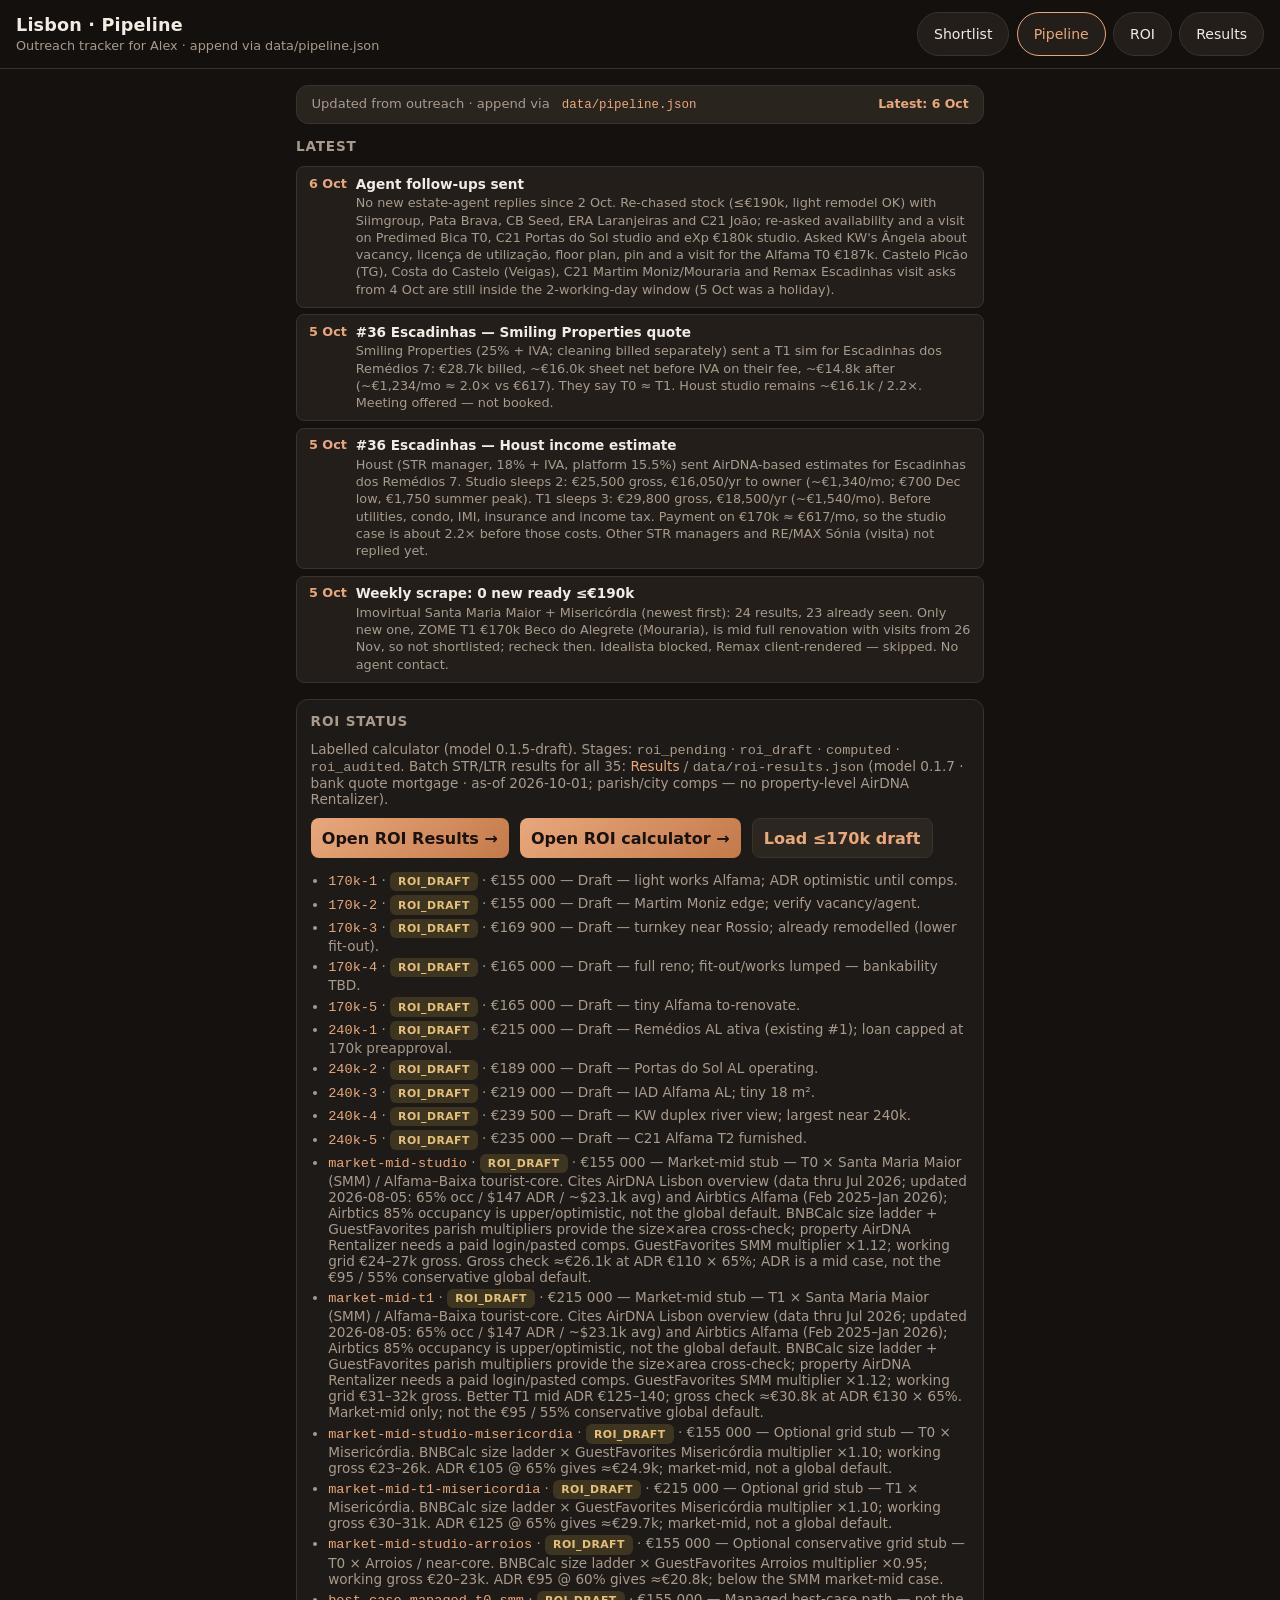
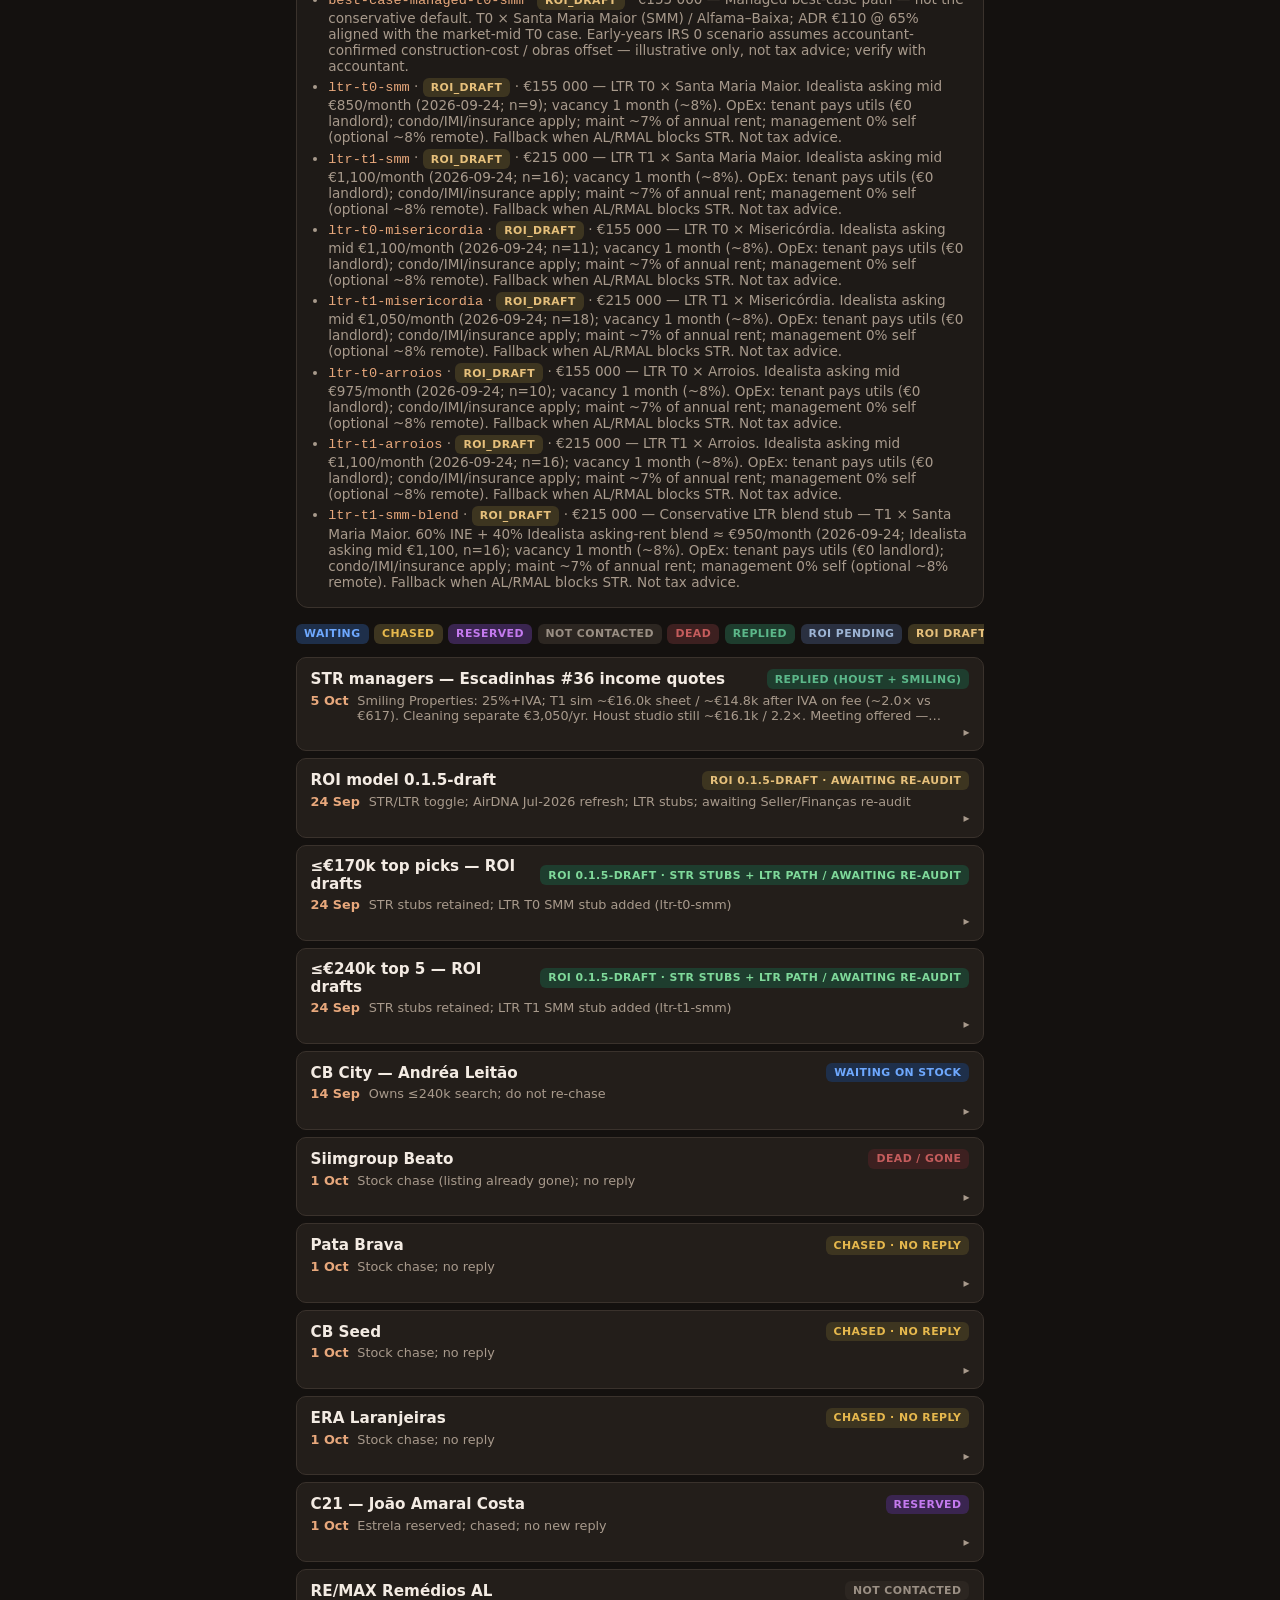
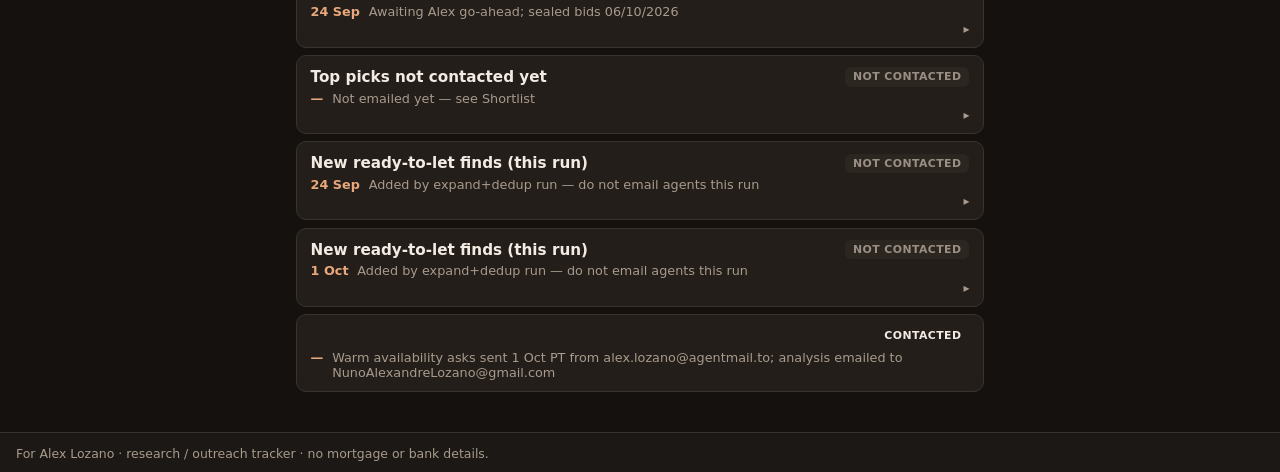
<file: pipeline.html>
<!DOCTYPE html>
<html lang="en">
<head>
  <meta charset="UTF-8" />
  <meta name="viewport" content="width=device-width, initial-scale=1, viewport-fit=cover" />
  <title>Pipeline · Lisbon · ≤€190k</title>
  <meta name="description" content="Agency outreach tracker for Alex Lozano Lisbon property search." />
  <link rel="stylesheet" href="styles.css" />
</head>
<body class="page-pipeline">
  <header class="site-header">
    <div class="brand">
      <h1>
        <span class="full">Lisbon · Pipeline</span>
        <span class="short">Pipeline</span>
      </h1>
      <p>Outreach tracker for Alex · append via data/pipeline.json</p>
    </div>
    <nav class="nav" aria-label="Primary">
      <a href="index.html">Shortlist</a>
      <a class="active" href="pipeline.html">Pipeline</a>
      <a href="roi.html">ROI</a>
      <a href="results.html">Results</a>
    </nav>
  </header>

  <main class="pipeline-wrap">
    <div class="pipeline-note">
      Updated from outreach · append via <code>data/pipeline.json</code>
      <span id="pipeline-meta" class="pipeline-meta"></span>
    </div>

    <section class="updates-section" aria-label="Latest updates">
      <h2 class="section-label">Latest</h2>
      <div id="updates-list" class="updates-list"></div>
    </section>

    <section class="roi-status-section" id="roi-status" aria-label="ROI status">
      <h2 class="section-label">ROI status</h2>
      <p style="margin:0 0 .35rem;color:var(--muted);font-size:.85rem">
        Labelled calculator (model 0.1.5-draft). Stages: <code>roi_pending</code> · <code>roi_draft</code> · <code>computed</code> · <code>roi_audited</code>.
        Batch STR/LTR results for all 35: <a href="results.html">Results</a> / <code>data/roi-results.json</code> (model 0.1.7 · bank quote mortgage · as-of 2026-10-01; parish/city comps — no property-level AirDNA Rentalizer).
      </p>
      <a class="roi-link" href="results.html">Open ROI Results →</a>
      <a class="roi-link" href="roi.html">Open ROI calculator →</a>
      <a class="roi-link" href="roi.html?draft=170k-1" style="background:#2c2621;color:var(--accent);border:1px solid var(--border)">Load ≤170k draft</a>
      <ul class="roi-draft-list" id="roi-draft-list"><li>Loading drafts…</li></ul>
    </section>

    <div class="stage-legend" aria-label="Stage legend">
      <span class="stage waiting">Waiting</span>
      <span class="stage chased">Chased</span>
      <span class="stage reserved">Reserved</span>
      <span class="stage notcontacted">Not contacted</span>
      <span class="stage dead">Dead</span>
      <span class="stage replied">Replied</span>
      <span class="stage roi_pending">ROI pending</span>
      <span class="stage roi_draft">ROI draft</span>
      <span class="stage roi_audited">ROI audited</span>
    </div>

    <div id="pipeline-list" class="pipeline-list"></div>
  </main>

  <footer class="site-footer">
    For Alex Lozano · research / outreach tracker · no mortgage or bank details.
  </footer>

  <script src="pipeline.js"></script>
</body>
</html>
</file>
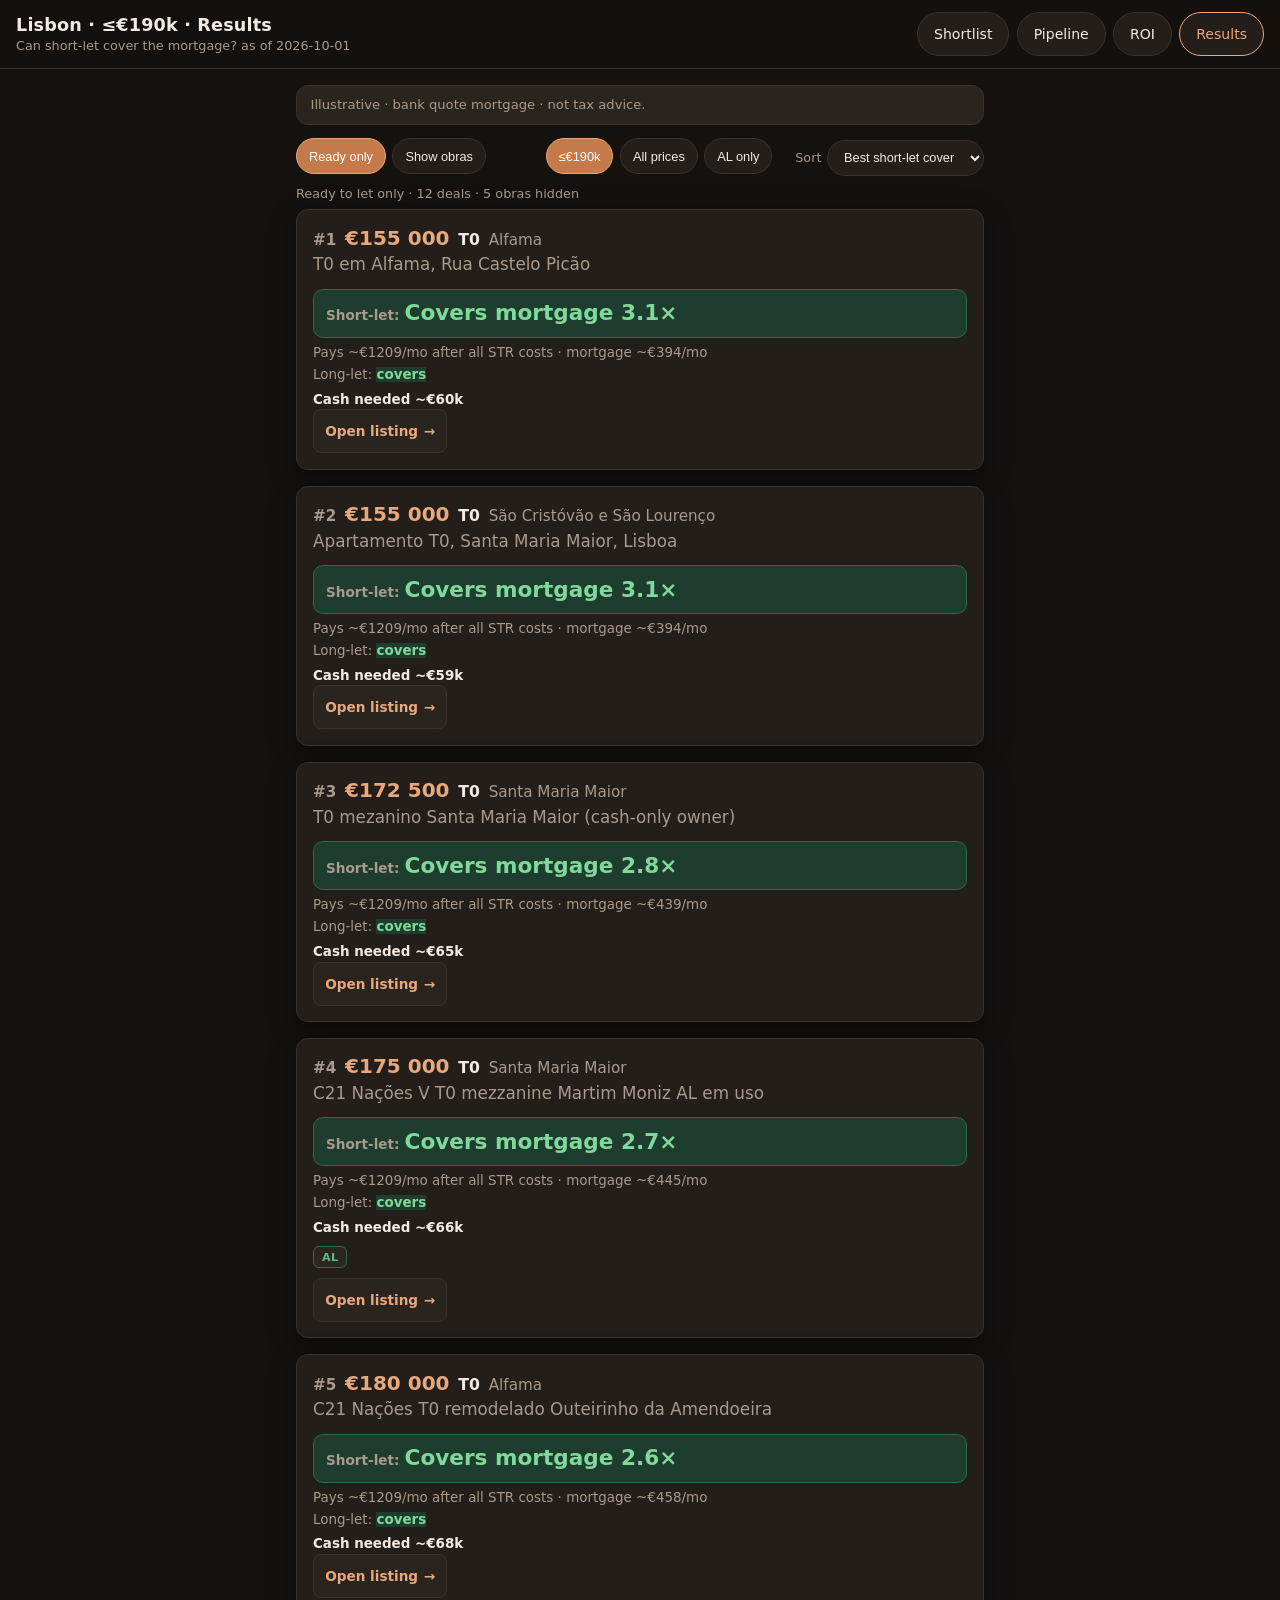
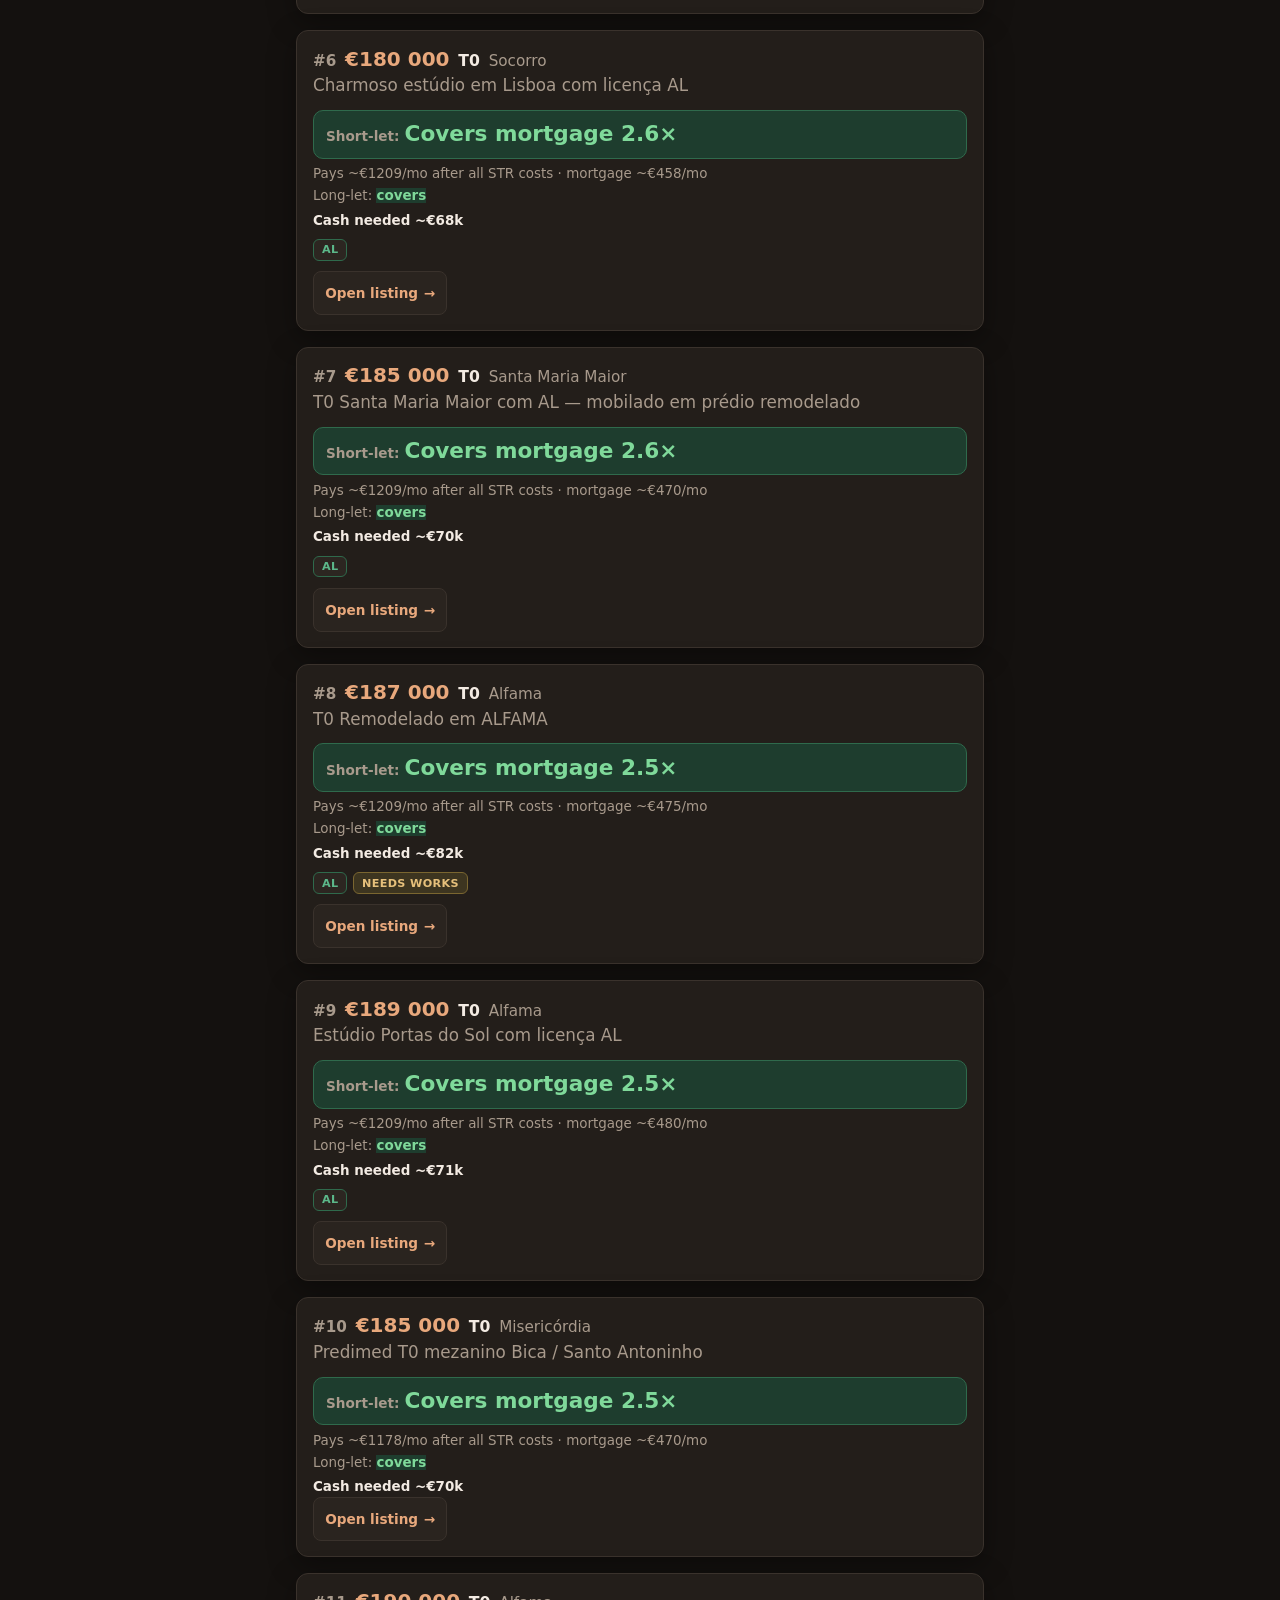
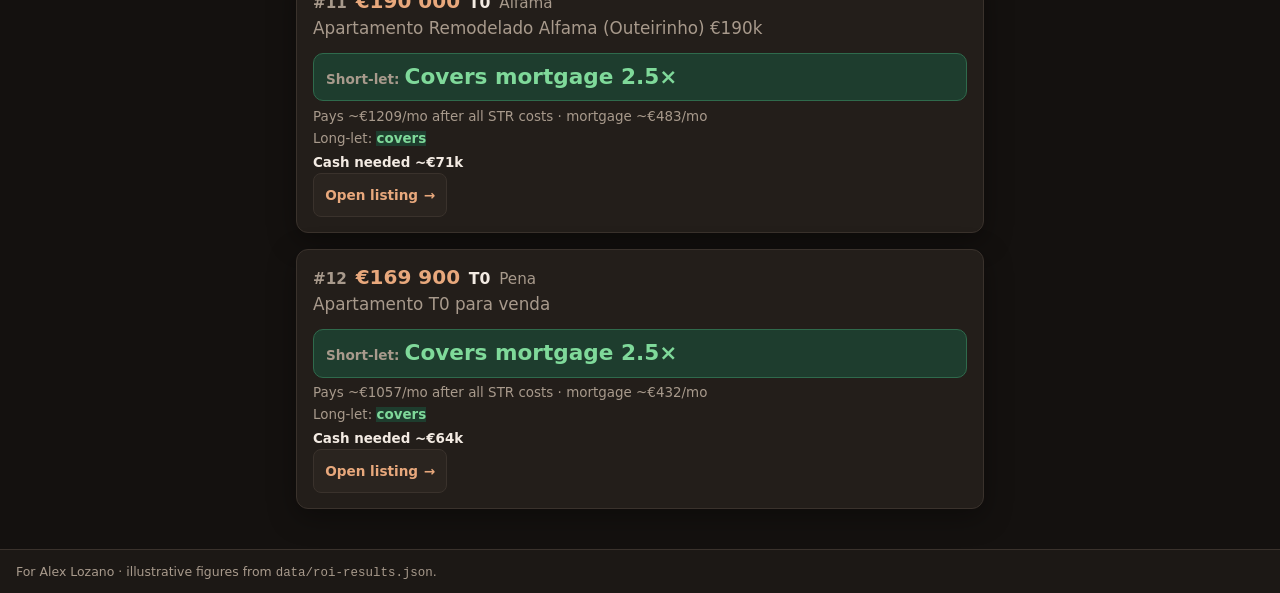
<file: results.html>
<!DOCTYPE html>
<html lang="en">
<head>
  <meta charset="UTF-8" />
  <meta name="viewport" content="width=device-width, initial-scale=1, viewport-fit=cover" />
  <title>Results · Lisbon shortlist</title>
  <meta name="description" content="See which Lisbon shortlist homes can cover a 40-year mortgage with short-let income." />
  <link rel="stylesheet" href="styles.css" />
</head>
<body class="page-results">
  <header class="site-header">
    <div class="brand">
      <h1>
        <span class="full">Lisbon · ≤€190k · Results</span>
        <span class="short">Results</span>
      </h1>
      <p>Can short-let cover the mortgage? <span id="results-asof"></span></p>
    </div>
    <nav class="nav" aria-label="Primary">
      <a href="index.html">Shortlist</a>
      <a href="pipeline.html">Pipeline</a>
      <a href="roi.html">ROI</a>
      <a class="active" href="results.html">Results</a>
    </nav>
  </header>

  <main class="results-wrap">
    <div class="results-banner" role="status">
      <p class="method-note" id="method-note">Illustrative · bank quote mortgage · not tax advice.</p>
    </div>

    <div class="toolbar results-toolbar">
      <div class="chip-row readiness-row" id="readiness-filters" role="group" aria-label="Readiness">
        <button type="button" class="chip active" data-readiness="ready">Ready only</button>
        <button type="button" class="chip" data-readiness="all">Show obras</button>
      </div>
      <div class="chip-row" id="filters" role="group" aria-label="Filters">
        <button type="button" class="chip active" data-filter="190k">≤€190k</button>
        <button type="button" class="chip" data-filter="all">All prices</button>
        <button type="button" class="chip" data-filter="al">AL only</button>
      </div>
      <label class="sort-label">
        Sort
        <select class="sort-select" id="sort" aria-label="Sort results">
          <option value="str_mid_coverage" selected>Best short-let cover</option>
          <option value="price">Cheapest</option>
          <option value="ltr_coverage">Best long-let cover</option>
        </select>
      </label>
    </div>

    <p class="results-count" id="results-count" aria-live="polite"></p>
    <div id="results-list" class="results-list"></div>
  </main>

  <footer class="site-footer">
    For Alex Lozano · illustrative figures from <code>data/roi-results.json</code>.
  </footer>

  <script src="results.js"></script>
</body>
</html>
</file>
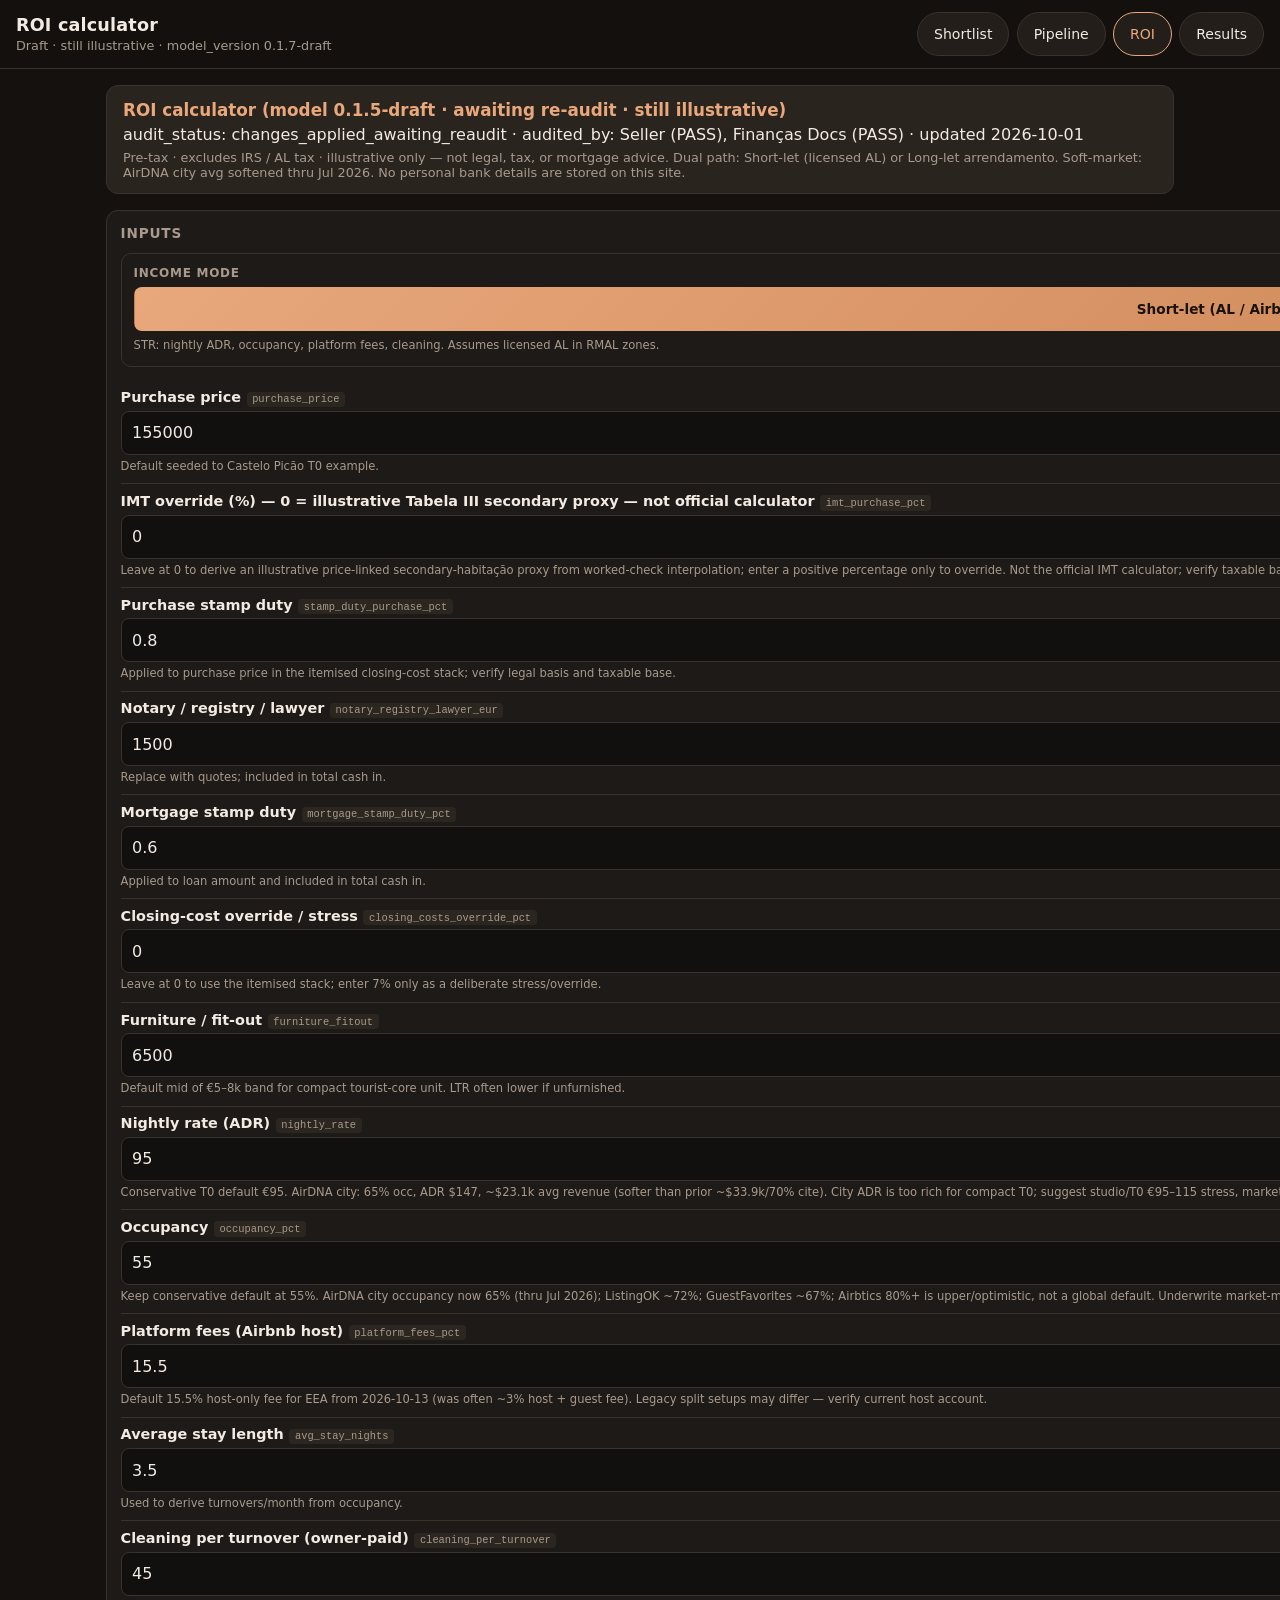
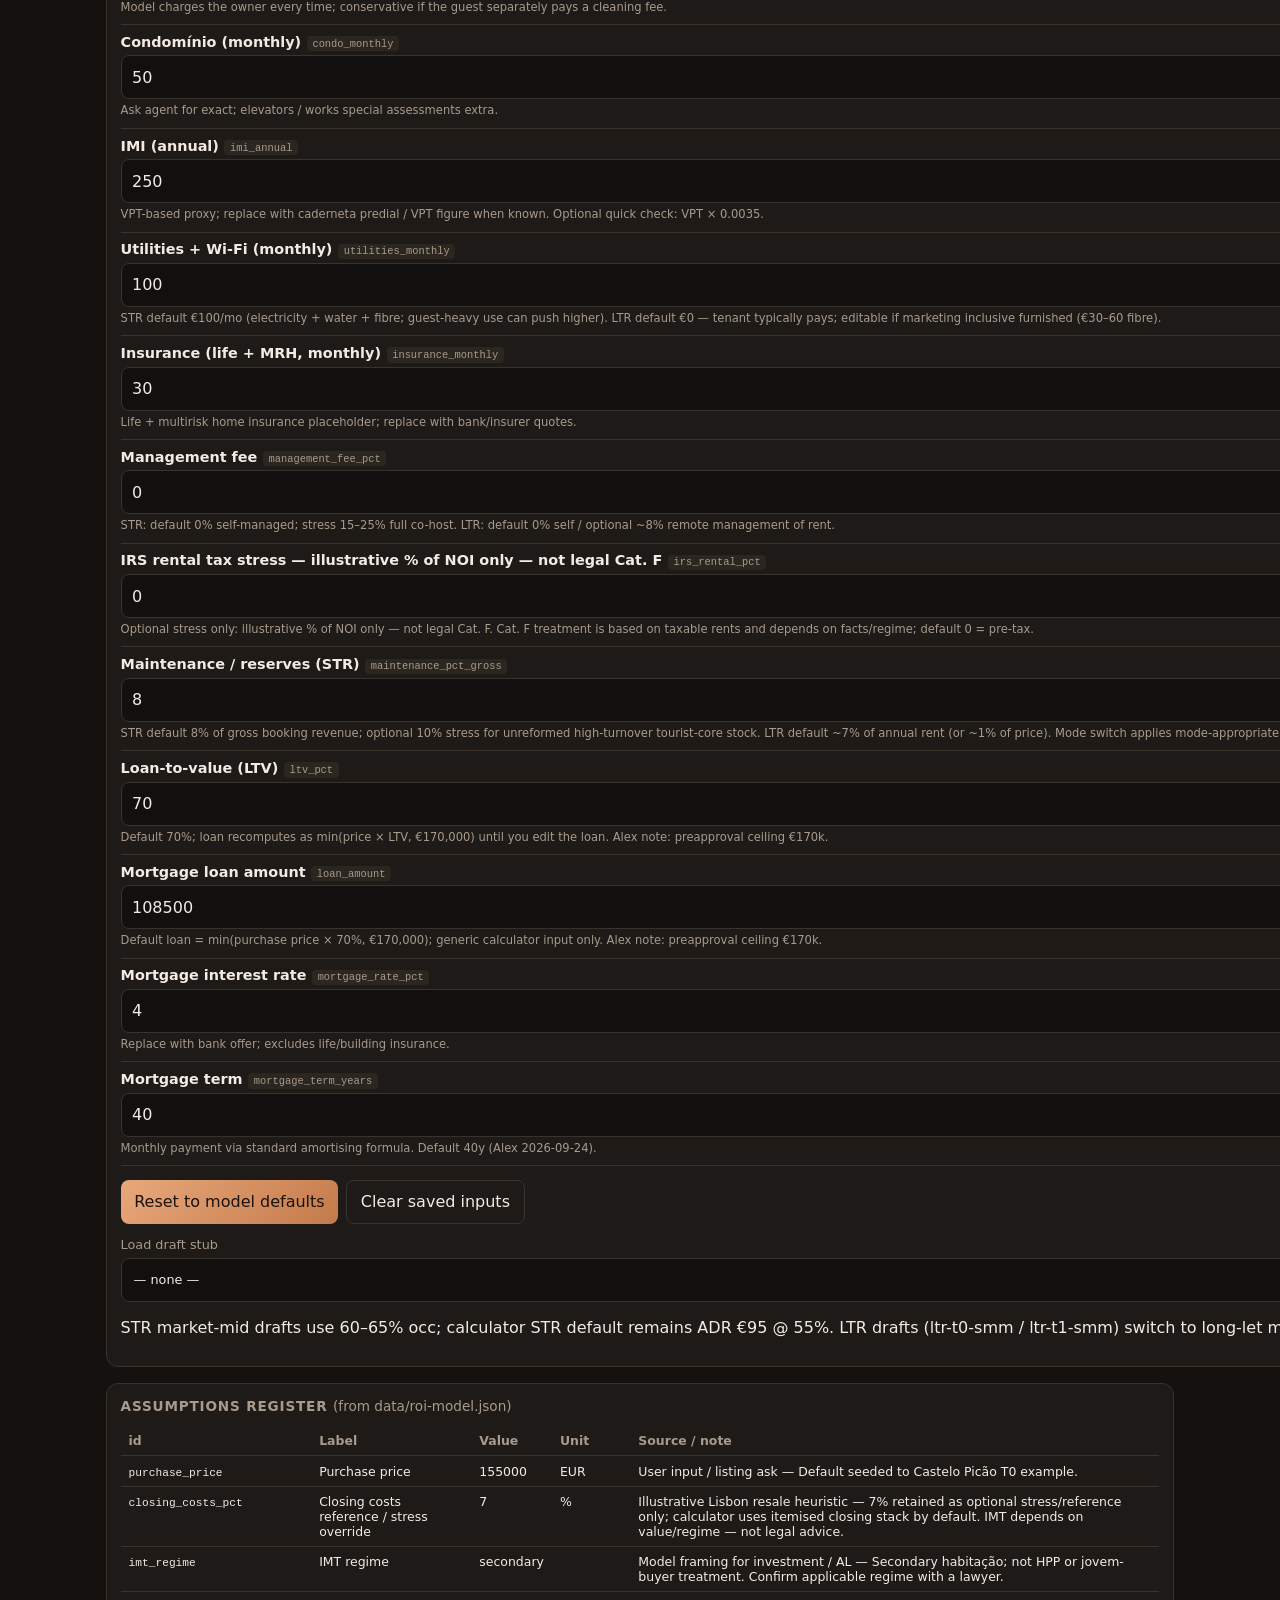
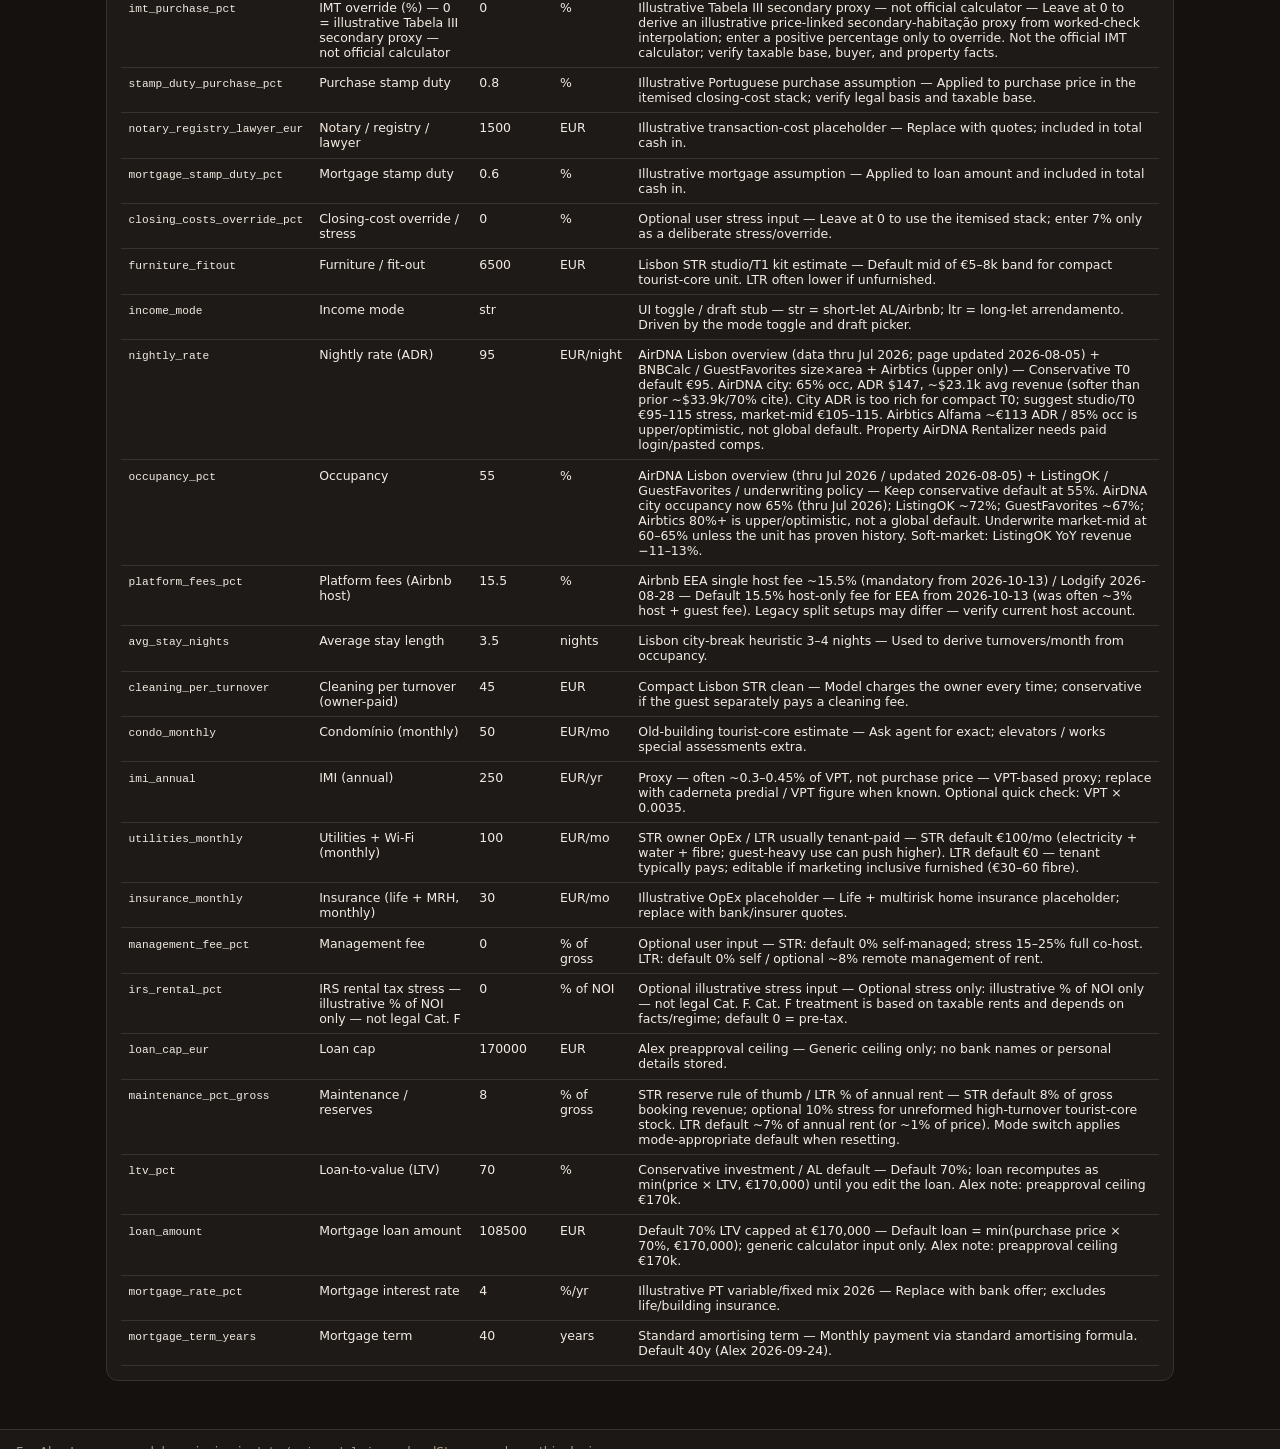
<file: roi.html>
<!DOCTYPE html>
<html lang="en">
<head>
  <meta charset="UTF-8" />
  <meta name="viewport" content="width=device-width, initial-scale=1, viewport-fit=cover" />
  <title>ROI calculator (model 0.1.5-draft · awaiting re-audit · still illustrative) · Lisbon</title>
  <meta name="description" content="Labelled, auditable STR/LTR ROI calculator for Lisbon tourist-core — model 0.1.5-draft · still illustrative. Not financial advice." />
  <link rel="stylesheet" href="styles.css" />
</head>
<body class="page-roi">
  <header class="site-header">
    <div class="brand">
      <h1>
        <span class="full">ROI calculator</span>
        <span class="short">ROI</span>
      </h1>
      <p>Draft · still illustrative · <span id="model-stamp"></span></p>
    </div>
    <nav class="nav" aria-label="Primary">
      <a href="index.html">Shortlist</a>
      <a href="pipeline.html">Pipeline</a>
      <a class="active" href="roi.html">ROI</a>
      <a href="results.html">Results</a>
    </nav>
  </header>

  <main class="roi-wrap">
    <div class="roi-banner" role="status">
      <strong>ROI calculator (model 0.1.5-draft · awaiting re-audit · still illustrative)</strong>
      <span id="audit-line">audit_status: changes_applied_awaiting_reaudit</span>
      <span class="roi-disclaimer">Pre-tax · excludes IRS / AL tax · illustrative only — not legal, tax, or mortgage advice. Dual path: Short-let (licensed AL) or Long-let arrendamento. Soft-market: AirDNA city avg softened thru Jul 2026. No personal bank details are stored on this site.</span>
    </div>

    <div class="roi-grid">
      <section class="roi-inputs" aria-label="Inputs">
        <h2 class="section-label">Inputs</h2>
        <div class="income-mode-toggle" role="group" aria-label="Income mode">
          <span class="income-mode-label">Income mode</span>
          <div class="income-mode-btns">
            <button type="button" class="mode-btn active" id="mode-str" data-mode="str" aria-pressed="true">Short-let (AL / Airbnb)</button>
            <button type="button" class="mode-btn" id="mode-ltr" data-mode="ltr" aria-pressed="false">Long-let (arrendamento)</button>
          </div>
          <p class="income-mode-hint" id="mode-hint">STR: nightly ADR, occupancy, platform fees, cleaning. Assumes licensed AL in RMAL zones.</p>
        </div>
        <div id="inputs"></div>
        <div class="roi-actions">
          <button type="button" class="btn" id="btn-reset">Reset to model defaults</button>
          <button type="button" class="btn btn-ghost" id="btn-clear-ls">Clear saved inputs</button>
        </div>
        <label class="draft-picker">
          Load draft stub
          <select id="draft-select">
            <option value="">— none —</option>
          </select>
        </label>
        <p class="roi-draft-note">STR market-mid drafts use 60–65% occ; calculator STR default remains ADR €95 @ 55%. LTR drafts (ltr-t0-smm / ltr-t1-smm) switch to long-let mode automatically. Shortlist batch (all 25): see <a href="results.html">Results</a> / <code>data/roi-results.json</code> — parish/city comps only; no address-level AirDNA Rentalizer.</p>
      </section>

      <section class="roi-outputs" aria-label="Outputs">
        <h2 class="section-label">Outputs</h2>
        <div class="roi-tax-banner">NOI, cash flow, and CoC are pre-IRS / illustrative. Optional IRS stress is not tax advice.</div>
        <div id="outputs" class="output-cards"></div>
        <p class="roi-footnote" id="roi-footnote">CoC equity = down payment + closing costs + fit-out. Cleaning is charged to the owner in this conservative STR model. Cash flow / CoC: pre-tax · excludes IRS / AL tax.</p>
        <div class="typology-hint" id="typology-hint"><strong>Typology hints (STR):</strong> T0 ADR €85–100 · fit-out €6.5k · clean €45; T1 ADR €110–130 · fit-out €9–12k · clean €55–70. <strong>LTR:</strong> T0 €950–1,100/mo · T1 €1,200–1,400/mo · vac ~1 mo · maint ~7% of rent.</div>
      </section>
    </div>

    <section class="roi-assumptions" aria-label="Assumptions register">
      <h2 class="section-label">Assumptions register <span class="muted">(from data/roi-model.json)</span></h2>
      <div class="assumptions-table-wrap">
        <table class="assumptions-table" id="assumptions-table">
          <thead>
            <tr>
              <th>id</th>
              <th>Label</th>
              <th>Value</th>
              <th>Unit</th>
              <th>Source / note</th>
            </tr>
          </thead>
          <tbody></tbody>
        </table>
      </div>
    </section>
  </main>

  <footer class="site-footer">
    For Alex Lozano · model versioning in <code>data/roi-model.json</code> · localStorage only on this device.
  </footer>

  <script src="roi.js"></script>
</body>
</html>
</file>
<file: styles.css>
:root {
  --bg: #14110f;
  --bg2: #1c1815;
  --panel: #231e1a;
  --border: #3a322c;
  --text: #f3ebe3;
  --muted: #a89a8c;
  --accent: #e8a87c;
  --accent2: #c47a4a;
  --al: #5cb88a;
  --new: #6ea8fe;
  --cut: #e6b84d;
  --live: #9a8f84;
  --replied: #5cb88a;
  --waiting: #6ea8fe;
  --chased: #e6b84d;
  --reserved: #c47aef;
  --notcontacted: #9a8f84;
  --dead: #c45c5c;
  --radius: 12px;
  --shadow: 0 8px 28px rgba(0,0,0,.35);
  --font: "Segoe UI", system-ui, -apple-system, sans-serif;
  --safe-top: env(safe-area-inset-top, 0px);
  --safe-bottom: env(safe-area-inset-bottom, 0px);
  --safe-left: env(safe-area-inset-left, 0px);
  --safe-right: env(safe-area-inset-right, 0px);
}
* { box-sizing: border-box; }
html, body {
  margin: 0; padding: 0;
  background: var(--bg); color: var(--text); font-family: var(--font);
  overflow-x: hidden;
  max-width: 100vw;
}
a { color: var(--accent); text-decoration: none; }
a:hover { text-decoration: underline; }

.site-header {
  position: sticky; top: 0; z-index: 1000;
  background: rgba(20,17,15,.92); backdrop-filter: blur(10px);
  border-bottom: 1px solid var(--border);
  padding: calc(0.75rem + var(--safe-top)) calc(1rem + var(--safe-right)) 0.75rem calc(1rem + var(--safe-left));
  display: flex; flex-wrap: wrap; gap: .6rem 1.25rem; align-items: center; justify-content: space-between;
}
.brand h1 { margin: 0; font-size: 1.1rem; font-weight: 650; letter-spacing: .01em; }
.brand p { margin: .15rem 0 0; color: var(--muted); font-size: .8rem; }
.brand .short { display: none; }
.brand .full { display: inline; }
.latest-date { color: var(--accent); font-weight: 600; }
.latest-date:empty { display: none; }
.nav { display: flex; gap: .45rem; flex-wrap: wrap; }
.nav a {
  padding: .5rem 1rem; border-radius: 999px;
  border: 1px solid var(--border); color: var(--text); background: var(--panel);
  font-size: .88rem; text-decoration: none;
  min-height: 44px; display: inline-flex; align-items: center;
}
.nav a.active, .nav a:hover { border-color: var(--accent); color: var(--accent); text-decoration: none; }

.latest-strip {
  background: var(--bg2); border-bottom: 1px solid var(--border);
  padding: .55rem 1rem; font-size: .8rem; color: var(--muted);
  display: flex; gap: .5rem; align-items: baseline; flex-wrap: wrap;
  overflow-x: auto; -webkit-overflow-scrolling: touch;
}
.latest-strip strong { color: var(--text); }
.latest-strip .ls-date { color: var(--accent); font-weight: 650; white-space: nowrap; }
.latest-strip a { white-space: nowrap; }

.layout {
  display: grid;
  grid-template-columns: 1fr 1fr;
  gap: 0;
  min-height: calc(100vh - 72px);
}
.list-pane { padding: 1rem 1.1rem 2rem; overflow-y: auto; max-height: calc(100vh - 72px); }
.map-pane {
  position: sticky; top: 72px; height: calc(100vh - 72px);
  border-left: 1px solid var(--border); background: #1a1613;
}
#map { width: 100%; height: 100%; }

.toolbar {
  display: flex; flex-wrap: nowrap; gap: .5rem; margin-bottom: .9rem; align-items: center;
}
.chip-row {
  display: flex; flex-wrap: nowrap; gap: .4rem;
  overflow-x: auto; -webkit-overflow-scrolling: touch;
  scroll-snap-type: x proximity;
  flex: 1; min-width: 0;
  padding-bottom: .15rem;
  scrollbar-width: none;
}
.chip-row::-webkit-scrollbar { display: none; }
.chip, .sort-select {
  border: 1px solid var(--border); background: var(--panel); color: var(--text);
  border-radius: 999px; padding: .4rem .75rem; font-size: .8rem; cursor: pointer;
  white-space: nowrap; scroll-snap-align: start;
  min-height: 36px;
  flex-shrink: 0;
}
.chip.active { background: var(--accent2); border-color: var(--accent); color: #fff; }
.sort-label {
  flex-shrink: 0; font-size: .8rem; color: var(--muted);
  display: flex; align-items: center; gap: .35rem;
}
.sort-select { cursor: pointer; outline: none; }

.card {
  background: var(--panel); border: 1px solid var(--border); border-radius: var(--radius);
  padding: .85rem 1rem; margin-bottom: .7rem; box-shadow: var(--shadow);
  transition: border-color .15s, transform .15s;
  cursor: pointer;
}
.card:hover, .card.highlight { border-color: var(--accent); transform: translateY(-1px); }
.card-top { display: flex; gap: .75rem; align-items: flex-start; }
.rank {
  flex: 0 0 2rem; height: 2rem; border-radius: 50%;
  background: linear-gradient(135deg, var(--accent), var(--accent2));
  color: #1a120c; font-weight: 700; display: grid; place-items: center; font-size: .9rem;
}
.card-body { flex: 1; min-width: 0; }
.card-body h2 { margin: 0 0 .35rem; font-size: .98rem; line-height: 1.3; }
.meta { display: flex; flex-wrap: wrap; gap: .35rem .6rem; color: var(--muted); font-size: .85rem; margin-bottom: .45rem; }
.price { color: var(--accent); font-weight: 700; font-size: 1.05rem; }
.badges { display: flex; flex-wrap: wrap; gap: .35rem; margin: .4rem 0 .55rem; }
.badge {
  font-size: .7rem; font-weight: 650; letter-spacing: .03em; text-transform: uppercase;
  padding: .2rem .5rem; border-radius: 6px; background: #2c2621; border: 1px solid var(--border);
}
.badge.NEW { color: var(--new); border-color: #3d5a8a; }
.badge.price-cut { color: var(--cut); border-color: #7a6630; }
.badge.AL { color: var(--al); border-color: #2f6a4c; }
.badge.still-live { color: var(--live); }
.badge.parish { color: #d0c4b8; }
.notes { color: var(--muted); font-size: .8rem; margin: .25rem 0 .55rem; line-height: 1.4; }
.portal-links { display: flex; flex-wrap: wrap; gap: .4rem; }
.portal-btn {
  display: inline-flex; align-items: center; gap: .35rem;
  padding: .5rem .75rem; border-radius: 8px; font-size: .8rem; font-weight: 600;
  background: #2a241f; border: 1px solid var(--border); color: var(--text);
  text-decoration: none !important;
  min-height: 44px;
}
.portal-btn:hover { border-color: var(--accent); color: var(--accent); }
.portal-btn.imovirtual { border-color: #3d6a4a; }
.portal-btn.remax { border-color: #8a3d3d; }
.portal-btn.idealista { border-color: #8a6a3d; }
.wa-btn { color: #75d89a !important; border-color: #2f6a4c !important; }
.thumb {
  width: 88px; height: 66px; border-radius: 8px; object-fit: cover;
  background: #2a241f; flex-shrink: 0; border: 1px solid var(--border);
}

.mobile-map-toggle {
  display: none; position: fixed;
  bottom: calc(1rem + var(--safe-bottom)); right: calc(1rem + var(--safe-right));
  z-index: 1100;
  background: var(--accent2); color: #fff; border: none; border-radius: 999px;
  padding: .75rem 1.2rem; font-weight: 650; box-shadow: var(--shadow); cursor: pointer;
  min-height: 44px; min-width: 72px;
}

.site-footer {
  border-top: 1px solid var(--border);
  padding: .85rem calc(1rem + var(--safe-right)) calc(.85rem + var(--safe-bottom)) calc(1rem + var(--safe-left));
  color: var(--muted); font-size: .78rem;
  background: var(--bg2);
}

/* Pipeline */
.pipeline-wrap { max-width: 720px; margin: 0 auto; padding: 1rem 1rem 2.5rem; }
.pipeline-note {
  background: #2a241f; border: 1px solid var(--border); border-radius: var(--radius);
  padding: .65rem .9rem; color: var(--muted); font-size: .82rem; margin-bottom: .9rem;
  display: flex; flex-wrap: wrap; gap: .35rem .75rem; align-items: baseline;
}
.pipeline-note code { color: var(--accent); font-size: .78rem; }
.pipeline-meta { margin-left: auto; color: var(--accent); font-weight: 600; font-size: .78rem; }
.section-label {
  margin: 0 0 .45rem; font-size: .72rem; text-transform: uppercase;
  letter-spacing: .06em; color: var(--muted); font-weight: 700;
}
.updates-section { margin-bottom: 1rem; }
.updates-list { display: flex; flex-direction: column; gap: .4rem; }
.update-item {
  background: var(--panel); border: 1px solid var(--border); border-radius: 8px;
  padding: .55rem .75rem; font-size: .8rem; color: var(--muted);
  display: grid; grid-template-columns: auto 1fr; gap: .15rem .55rem;
}
.update-item .update-date { color: var(--accent); font-weight: 650; grid-row: 1 / 3; align-self: start; }
.update-item strong { color: var(--text); font-size: .85rem; }
.update-item .update-body { grid-column: 2; line-height: 1.35; }

.stage-legend {
  display: flex; flex-wrap: nowrap; gap: .35rem; margin-bottom: .85rem;
  overflow-x: auto; -webkit-overflow-scrolling: touch; scrollbar-width: none;
}
.stage-legend::-webkit-scrollbar { display: none; }
.stage-legend .stage { flex-shrink: 0; margin-bottom: 0; }

.pipeline-list { display: flex; flex-direction: column; gap: .45rem; }
.p-row {
  background: var(--panel); border: 1px solid var(--border); border-radius: 10px;
  overflow: hidden;
}
.p-row.open { border-color: var(--accent); }
.p-row-main {
  display: block; width: 100%; text-align: left;
  background: transparent; border: none; color: inherit;
  padding: .7rem .85rem; cursor: pointer;
  font: inherit;
  min-height: 44px;
}
.p-row-main:disabled { cursor: default; }
.p-row.expandable .p-row-main::after {
  content: "▸"; float: right; color: var(--muted); font-size: .75rem; margin-top: .15rem;
}
.p-row.expandable.open .p-row-main::after { content: "▾"; }
.p-title-line {
  display: flex; flex-wrap: wrap; gap: .35rem .55rem; align-items: center;
  margin-bottom: .25rem;
}
.p-agency { font-weight: 650; font-size: .95rem; flex: 1; min-width: 0; }
.p-sub {
  display: flex; flex-wrap: wrap; gap: .25rem .55rem; align-items: baseline;
  color: var(--muted); font-size: .8rem;
}
.p-date { color: var(--accent); font-weight: 650; white-space: nowrap; }
.p-note {
  flex: 1; min-width: 0;
  overflow: hidden; text-overflow: ellipsis;
  display: -webkit-box; -webkit-line-clamp: 2; -webkit-box-orient: vertical;
}
.p-detail {
  padding: 0 .85rem .7rem;
  border-top: 1px solid var(--border);
  padding-top: .55rem;
}
.p-related { color: var(--muted); font-size: .78rem; margin-bottom: .35rem; }
.p-contact { display: block; font-size: .8rem; margin-bottom: .35rem; }
.p-contact a { word-break: break-all; }
.p-ranks { display: flex; flex-wrap: wrap; gap: .3rem; margin-bottom: .35rem; }
.rank-chip {
  display: inline-flex; align-items: center; justify-content: center;
  min-width: 32px; height: 28px; padding: 0 .4rem;
  border-radius: 6px; background: #2a241f; border: 1px solid var(--border);
  color: var(--accent); font-size: .75rem; font-weight: 700; text-decoration: none !important;
}
.p-bullets {
  margin: .25rem 0 0; padding-left: 1.1rem;
  color: var(--muted); font-size: .8rem;
}
.p-bullets li { margin: .2rem 0; }

.stage {
  display: inline-block; font-size: .68rem; font-weight: 700; text-transform: uppercase;
  letter-spacing: .04em; padding: .2rem .5rem; border-radius: 6px; margin-bottom: 0;
  white-space: nowrap;
}
.stage.replied { background: #1e3d2e; color: var(--replied); }
.stage.waiting { background: #1e2f4a; color: var(--waiting); }
.stage.chased { background: #3d3520; color: var(--chased); }
.stage.reserved { background: #3a2550; color: var(--reserved); }
.stage.notcontacted { background: #2c2621; color: var(--notcontacted); }
.stage.dead { background: #3d2020; color: var(--dead); }

.leaflet-container { background: #1a1613; font: inherit; }
.marker-label {
  background: linear-gradient(135deg, var(--accent), var(--accent2));
  color: #1a120c; font-weight: 800; border-radius: 50%;
  width: 28px; height: 28px; display: grid; place-items: center;
  border: 2px solid #fff; box-shadow: 0 2px 8px rgba(0,0,0,.45);
  font-size: .75rem;
}
.empty { color: var(--muted); padding: 2rem; text-align: center; }

/* Mobile */
@media (max-width: 900px) {
  .layout { grid-template-columns: 1fr; min-height: auto; }
  .list-pane { max-height: none; padding: .85rem .85rem 5rem; }
  .map-pane {
    order: -1; position: relative !important; top: auto !important;
    height: 38vh; border-left: none; border-bottom: 1px solid var(--border);
  }
  .map-pane.collapsed { display: none; }
  .mobile-map-toggle { display: block; }
  .brand .full { display: none; }
  .brand .short { display: inline; }
  .brand h1 { font-size: 1rem; }
  .brand p { font-size: .75rem; }
  .nav { width: 100%; }
  .nav a { flex: 1; justify-content: center; }
  .notes {
    display: -webkit-box; -webkit-line-clamp: 2; -webkit-box-orient: vertical;
    overflow: hidden;
  }
  .site-footer { font-size: .7rem; padding: .65rem .85rem calc(.65rem + var(--safe-bottom)); }
  .pipeline-wrap { padding: .85rem .85rem 2rem; }
  .p-row-main { padding: .6rem .75rem; }
  .update-item { grid-template-columns: 1fr; }
  .update-item .update-date { grid-row: auto; }
  .update-item .update-body { grid-column: 1; }
}
@media (max-width: 400px) {
  .thumb { display: none; }
  .card { padding: .7rem .75rem; }
  .portal-btn { padding: .45rem .6rem; font-size: .75rem; }
}

/* —— ROI calculator —— */
.roi-wrap { max-width: 1100px; margin: 0 auto; padding: 1rem 1rem 3rem; }
.roi-banner {
  background: #2a241f; border: 1px solid var(--border); border-radius: 12px;
  padding: .85rem 1rem; margin-bottom: 1rem;
  display: flex; flex-direction: column; gap: .35rem;
}
.roi-banner strong { color: var(--accent); font-size: 1.05rem; }
.roi-disclaimer { color: var(--muted); font-size: .8rem; }
.roi-tax-banner {
  margin: 0 0 .75rem;
  padding: .65rem .75rem;
  border: 1px solid #70552d;
  background: #2a2419;
  color: #f0d9a3;
  font-size: .82rem;
  line-height: 1.4;
}
.roi-footnote, .typology-hint {
  color: var(--muted);
  font-size: .78rem;
  line-height: 1.45;
  margin: .75rem 0 0;
}
.typology-hint {
  padding-top: .5rem;
  border-top: 1px solid var(--line);
}

.roi-grid {
  display: grid; grid-template-columns: 1.1fr 1fr; gap: 1rem; align-items: start;
}
@media (max-width: 900px) {
  .roi-grid { grid-template-columns: 1fr; }
}
.roi-inputs, .roi-outputs, .roi-assumptions {
  background: #1e1a17; border: 1px solid var(--border); border-radius: 12px; padding: .85rem;
}
.roi-assumptions { margin-top: 1rem; }
.section-label { font-size: .85rem; text-transform: uppercase; letter-spacing: .06em; color: var(--muted); margin: 0 0 .75rem; }
.section-label .muted { font-weight: 400; text-transform: none; letter-spacing: 0; }
.roi-field {
  display: flex; flex-direction: column; gap: .25rem;
  padding: .55rem 0; border-bottom: 1px solid var(--border);
}
.roi-field-label { font-weight: 650; font-size: .9rem; display: flex; flex-wrap: wrap; gap: .35rem; align-items: baseline; }
.assump-id {
  font-size: .65rem; font-weight: 500; color: var(--muted);
  background: #2c2621; padding: .1rem .35rem; border-radius: 4px;
}
.roi-field-input { display: flex; gap: .45rem; align-items: center; }
.roi-field-input input {
  flex: 1; min-width: 0; background: #12100e; border: 1px solid var(--border);
  color: var(--text); border-radius: 8px; padding: .55rem .65rem; font: inherit; font-size: 1rem;
  min-height: 44px;
}
.roi-field-input .unit { color: var(--muted); font-size: .8rem; min-width: 4.5rem; }
.roi-field-note { color: var(--muted); font-size: .72rem; line-height: 1.35; }
.roi-actions { display: flex; flex-wrap: wrap; gap: .5rem; margin-top: .85rem; }
.btn {
  background: linear-gradient(135deg, var(--accent), var(--accent2));
  color: #1a120c; border: none; border-radius: 8px; padding: .55rem .85rem;
  font-weight: 700; cursor: pointer; min-height: 44px; font: inherit;
}
.btn-ghost {
  background: transparent; color: var(--text); border: 1px solid var(--border);
}
.draft-picker {
  display: flex; flex-direction: column; gap: .35rem; margin-top: .85rem;
  font-size: .8rem; color: var(--muted);
}
.draft-picker select {
  background: #12100e; color: var(--text); border: 1px solid var(--border);
  border-radius: 8px; padding: .5rem; min-height: 44px; font: inherit;
}
.output-cards {
  display: grid; grid-template-columns: 1fr 1fr; gap: .55rem;
}
.out-card {
  background: #12100e; border: 1px solid var(--border); border-radius: 10px; padding: .65rem .7rem;
}
.out-card.hi { border-color: #5a4a35; background: #241e18; }
.out-card.neg .out-value { color: #f07178; }
.out-label { font-size: .72rem; color: var(--muted); display: flex; flex-wrap: wrap; gap: .25rem; align-items: baseline; margin-bottom: .25rem; }
.out-value { font-size: 1.25rem; font-weight: 750; color: var(--accent); }
.out-unit { font-size: .68rem; color: var(--muted); }
.assumptions-table-wrap { overflow-x: auto; -webkit-overflow-scrolling: touch; }
.assumptions-table {
  width: 100%; border-collapse: collapse; font-size: .78rem;
}
.assumptions-table th, .assumptions-table td {
  text-align: left; padding: .45rem .5rem; border-bottom: 1px solid var(--border); vertical-align: top;
}
.assumptions-table th { color: var(--muted); font-weight: 650; white-space: nowrap; }
.assumptions-table code { font-size: .7rem; }

/* ROI pipeline stages */
.stage.roi_pending, .stage.roi-pending { background: #2a3040; color: #9db4d4; }
.stage.roi_draft, .stage.roi-draft { background: #3d3520; color: #e6c07b; }
.stage.roi_audited, .stage.roi-audited { background: #1e3d2e; color: #7fd99a; }

.roi-status-section {
  background: #1e1a17; border: 1px solid var(--border); border-radius: 12px;
  padding: .85rem; margin: 1rem 0;
}
.roi-status-section .roi-link {
  display: inline-flex; align-items: center; gap: .35rem;
  margin: .35rem .35rem .35rem 0; padding: .45rem .7rem; border-radius: 8px;
  background: linear-gradient(135deg, var(--accent), var(--accent2));
  color: #1a120c; font-weight: 700; text-decoration: none !important; min-height: 40px;
}
.roi-draft-list { margin: .5rem 0 0; padding-left: 1.1rem; color: var(--muted); font-size: .85rem; }
.roi-draft-list li { margin: .25rem 0; }
.badge.band-170k { background: #1e3d2e; color: #7fd99a; }
.badge.band-190k { background: #1e3d2e; color: #7fd99a; }
.badge.band-240k { background: #1e2f4a; color: #8bb4e8; }
.badge.capex, .badge.light-works { background: #3d3520; color: #e6c07b; }
.badge.roi_pending, .badge.roi_draft, .badge.roi_audited { background: #2a3040; color: #9db4d4; font-size: .65rem; }

/* Income mode toggle (ROI 0.1.5) */
.income-mode-toggle {
  display: flex; flex-direction: column; gap: .45rem;
  margin-bottom: .85rem; padding: .75rem; border-radius: 10px;
  background: #1e1a17; border: 1px solid var(--border);
}
.income-mode-label {
  font-size: .75rem; text-transform: uppercase; letter-spacing: .06em;
  color: var(--muted); font-weight: 650;
}
.income-mode-btns { display: flex; flex-wrap: wrap; gap: .4rem; }
.mode-btn {
  flex: 1; min-width: 9rem; min-height: 44px;
  background: #12100e; color: var(--text); border: 1px solid var(--border);
  border-radius: 8px; padding: .5rem .7rem; font: inherit; font-size: .85rem;
  font-weight: 650; cursor: pointer;
}
.mode-btn.active {
  background: linear-gradient(135deg, var(--accent), var(--accent2));
  color: #1a120c; border-color: transparent;
}
.income-mode-hint { margin: 0; color: var(--muted); font-size: .72rem; line-height: 1.35; }
.roi-field[hidden], .roi-field.is-hidden { display: none; }

/* —— ROI Results page (mobile-first stacked cards) —— */
.results-wrap {
  max-width: 720px;
  margin: 0 auto;
  padding: 1rem calc(1rem + var(--safe-right)) 2.5rem calc(1rem + var(--safe-left));
}
.results-banner {
  background: #2a241f;
  border: 1px solid var(--border);
  border-radius: var(--radius);
  padding: .85rem 1rem;
  margin-bottom: .9rem;
  display: flex;
  flex-direction: column;
  gap: .35rem;
}
.results-banner strong { color: var(--accent); font-size: 1.05rem; }
.method-note {
  margin: 0;
  color: var(--muted);
  font-size: .82rem;
  line-height: 1.45;
}
.results-meta {
  margin: 0;
  color: var(--accent);
  font-size: .75rem;
  font-weight: 600;
}
.results-toolbar {
  margin-bottom: .55rem;
  flex-wrap: wrap;
}
.results-count {
  margin: 0 0 .55rem;
  color: var(--muted);
  font-size: .8rem;
}
.results-list {
  display: flex;
  flex-direction: column;
  gap: .7rem;
}
.result-card {
  background: var(--panel);
  border: 1px solid var(--border);
  border-radius: var(--radius);
  padding: .85rem 1rem;
  box-shadow: var(--shadow);
  /* tap-friendly — no hover-only affordance */
  -webkit-tap-highlight-color: transparent;
}
.result-card:active { border-color: var(--accent); }
.result-card-top {
  display: flex;
  gap: .75rem;
  align-items: flex-start;
}
.result-card-body { flex: 1; min-width: 0; }
.result-card-body h2 {
  margin: 0 0 .35rem;
  font-size: 1rem;
  line-height: 1.35;
  font-weight: 650;
}
.result-card-body h2 a {
  color: var(--text);
  text-decoration: none;
  /* larger tap target on title */
  display: inline;
}
.result-card-body h2 a:active { color: var(--accent); }
.result-metrics {
  display: grid;
  grid-template-columns: 1fr 1fr;
  gap: .45rem;
  margin-top: .7rem;
}
.metric {
  background: #12100e;
  border: 1px solid var(--border);
  border-radius: 10px;
  padding: .55rem .65rem;
  min-height: 56px;
  display: flex;
  flex-direction: column;
  justify-content: center;
  gap: .15rem;
}
.metric.hi {
  border-color: #5a4a35;
  background: #241e18;
}
.metric.neg .metric-value { color: #f07178; }
.metric-label {
  font-size: .68rem;
  text-transform: uppercase;
  letter-spacing: .04em;
  color: var(--muted);
  font-weight: 650;
}
.metric-value {
  font-size: 1.05rem;
  font-weight: 750;
  color: var(--accent);
  word-break: break-word;
}
.badge.al-risk { color: #e6b84d; border-color: #7a6630; }
.badge.reno { color: #e6c07b; border-color: #7a6630; background: #3d3520; }
.badge.cf-neg { color: #f07178; border-color: #6a3030; }

/* Shortlist ROI chips */
.roi-chips {
  display: flex;
  flex-wrap: wrap;
  gap: .35rem;
  margin: .15rem 0 .5rem;
}
.roi-chip {
  font-size: .72rem;
  font-weight: 650;
  padding: .28rem .55rem;
  border-radius: 999px;
  background: #2a241f;
  border: 1px solid var(--border);
  color: var(--muted);
  white-space: nowrap;
  line-height: 1.2;
}
.roi-chip.str {
  color: var(--accent);
  border-color: #5a4a35;
  background: #241e18;
}
.roi-chip.ltr { color: #8bb4e8; border-color: #3d5a8a; }
.roi-chip.cf { color: #7fd99a; border-color: #2f6a4c; }

/* —— Large-iPhone / Pro Max polish (~430px) —— */
@media (max-width: 900px) {
  .results-wrap {
    padding: .85rem calc(.85rem + var(--safe-right)) 2.5rem calc(.85rem + var(--safe-left));
  }
  .results-toolbar {
    flex-direction: column;
    align-items: stretch;
    gap: .55rem;
  }
  .results-toolbar .chip-row {
    width: 100%;
  }
  .results-toolbar .sort-label {
    width: 100%;
    justify-content: space-between;
  }
  .results-toolbar .sort-select {
    flex: 1;
    min-height: 44px;
    font-size: 16px; /* avoid iOS input zoom */
  }
  .result-metrics {
    grid-template-columns: 1fr 1fr;
  }
  .nav {
    width: 100%;
    flex-wrap: nowrap;
    overflow-x: auto;
    -webkit-overflow-scrolling: touch;
    scrollbar-width: none;
    gap: .35rem;
    padding-bottom: .15rem;
  }
  .nav::-webkit-scrollbar { display: none; }
  .nav a {
    flex: 1 0 auto;
    min-width: 4.5rem;
    justify-content: center;
    min-height: 44px;
    padding: .5rem .7rem;
    font-size: .82rem;
  }
  /* Shortlist toolbar: keep chips scrollable, sort full-width below on narrow */
  .toolbar {
    flex-wrap: wrap;
  }
  .toolbar .sort-label {
    width: 100%;
    justify-content: space-between;
    margin-top: .15rem;
  }
  .toolbar .sort-select {
    flex: 1;
    min-height: 44px;
    font-size: 16px;
  }
  .card-body h2 { font-size: 1rem; }
  .roi-chips { gap: .3rem; }
  /* ROI calculator: thumb-friendly full-width inputs */
  .roi-wrap { padding: .85rem calc(.85rem + var(--safe-right)) 3rem calc(.85rem + var(--safe-left)); }
  .roi-field-input input,
  .draft-picker select,
  .mode-btn {
    font-size: 16px;
    min-height: 44px;
  }
  .income-mode-btns { flex-direction: column; }
  .mode-btn { min-width: 0; width: 100%; }
  .output-cards { grid-template-columns: 1fr 1fr; }
  .assumptions-table-wrap {
    margin: 0 -.25rem;
    padding: 0 .25rem;
  }
}

@media (max-width: 430px) {
  .result-metrics { grid-template-columns: 1fr 1fr; gap: .4rem; }
  .metric { padding: .5rem .55rem; min-height: 52px; }
  .metric-value { font-size: 1rem; }
  .result-card { padding: .75rem .8rem; }
  .mobile-map-toggle {
    bottom: calc(1.1rem + var(--safe-bottom));
    right: calc(1.1rem + var(--safe-right));
    min-height: 48px;
    min-width: 80px;
    font-size: 1rem;
  }
  .chip { min-height: 40px; padding: .45rem .8rem; font-size: .82rem; }
}

/* Prevent accidental horizontal scroll on all pages */
html, body { overflow-x: hidden; max-width: 100vw; }
.page-results, .page-roi, .page-pipeline, .page-shortlist {
  overflow-x: hidden;
}


/* Coverage chips (40y mortgage vs NOI/12) */
.coverage-row {
  display: flex;
  flex-wrap: wrap;
  gap: .35rem;
  margin-top: .65rem;
}
.cov-chip {
  font-size: .72rem;
  font-weight: 650;
  line-height: 1.3;
  padding: .35rem .55rem;
  border-radius: 8px;
  background: #2a241f;
  border: 1px solid var(--border);
  color: var(--muted);
  flex: 1 1 auto;
  min-width: min(100%, 10rem);
}
.cov-chip:empty { display: none; }
.cov-ok, .roi-chip.cov-ok {
  color: #7fd99a;
  border-color: #2f6a4c;
  background: #1e3d2e;
}
.cov-tight, .roi-chip.cov-tight {
  color: #e6c07b;
  border-color: #7a6630;
  background: #3d3520;
}
.cov-below, .roi-chip.cov-below {
  color: #f07178;
  border-color: #6a3030;
  background: #3d2020;
}
.roi-chip.cov {
  white-space: normal;
  max-width: 100%;
}

/* —— Plain-language ROI display —— */
.roi-line {
  margin: .15rem 0 .5rem;
  color: var(--text);
  font-size: .84rem;
  line-height: 1.35;
  font-weight: 600;
}
.roi-line strong { font-weight: 750; }
.roi-line.cov-ok strong { color: #7fd99a; }
.roi-line.cov-tight strong { color: #e6c07b; }
.roi-line.cov-below strong { color: #f07178; }
.roi-line-muted { color: var(--muted); font-weight: 500; }

/* —— Results: one-glance mobile cards —— */
.results-banner {
  padding: .65rem .85rem;
  margin-bottom: .85rem;
}
.results-banner .method-note {
  font-size: .82rem;
  line-height: 1.3;
}
.results-list { gap: 1rem; }
.result-card {
  padding: .95rem 1rem;
  margin: 0;
}
.result-summary {
  display: flex;
  flex-wrap: wrap;
  align-items: baseline;
  gap: .2rem .55rem;
  line-height: 1.2;
}
.result-rank {
  color: var(--muted);
  font-size: .95rem;
  font-weight: 700;
}
.result-price {
  color: var(--accent);
  font-size: 1.25rem;
  font-weight: 750;
}
.result-property {
  color: var(--text);
  font-size: .98rem;
  font-weight: 650;
}
.result-area {
  color: var(--muted);
  font-size: .95rem;
}
.result-title {
  margin: .3rem 0 0;
  color: var(--muted);
  font-size: 1.05rem;
  line-height: 1.3;
  font-weight: 500;
  display: -webkit-box;
  -webkit-line-clamp: 1;
  -webkit-box-orient: vertical;
  overflow: hidden;
}
.shortlet-status {
  margin: .8rem 0 .4rem;
  padding: .65rem .75rem;
  border: 1px solid var(--border);
  border-radius: 10px;
  background: #12100e;
  line-height: 1.2;
}
.shortlet-status .shortlet-label {
  color: var(--muted);
  font-size: .85rem;
  font-weight: 600;
}
.shortlet-status strong {
  font-size: 1.35rem;
  font-weight: 800;
}
.shortlet-status.cov-ok {
  border-color: #2f6a4c;
  background: #1e3d2e;
}
.shortlet-status.cov-ok strong { color: #7fd99a; }
.shortlet-status.cov-tight {
  border-color: #7a6630;
  background: #3d3520;
}
.shortlet-status.cov-tight strong { color: #e6c07b; }
.shortlet-status.cov-below {
  border-color: #6a3030;
  background: #3d2020;
}
.shortlet-status.cov-below strong { color: #f07178; }
.shortlet-detail,
.longlet-line,
.cash-needed {
  margin: 0;
  color: var(--muted);
  font-size: .84rem;
  line-height: 1.4;
}
.longlet-line { margin-top: .2rem; }
.longlet-line strong { font-weight: 700; }
.longlet-line strong.cov-ok { color: #7fd99a; }
.longlet-line strong.cov-tight { color: #e6c07b; }
.longlet-line strong.cov-below { color: #f07178; }
.cash-needed {
  margin-top: .35rem;
  color: var(--text);
  font-weight: 650;
}
.result-card > .badges {
  margin: .55rem 0 .65rem;
}
.result-link {
  display: inline-flex;
  align-items: center;
  gap: .35rem;
  min-height: 44px;
  padding: .45rem .7rem;
  border: 1px solid var(--border);
  border-radius: 8px;
  background: #2a241f;
  color: var(--accent);
  font-size: .85rem;
  font-weight: 700;
}
.result-link:hover { border-color: var(--accent); text-decoration: none; }

@media (max-width: 430px) {
  .result-card { padding: .85rem .8rem; }
  .result-price { font-size: 1.2rem; }
  .shortlet-status strong { font-size: 1.3rem; }
}
</file>
